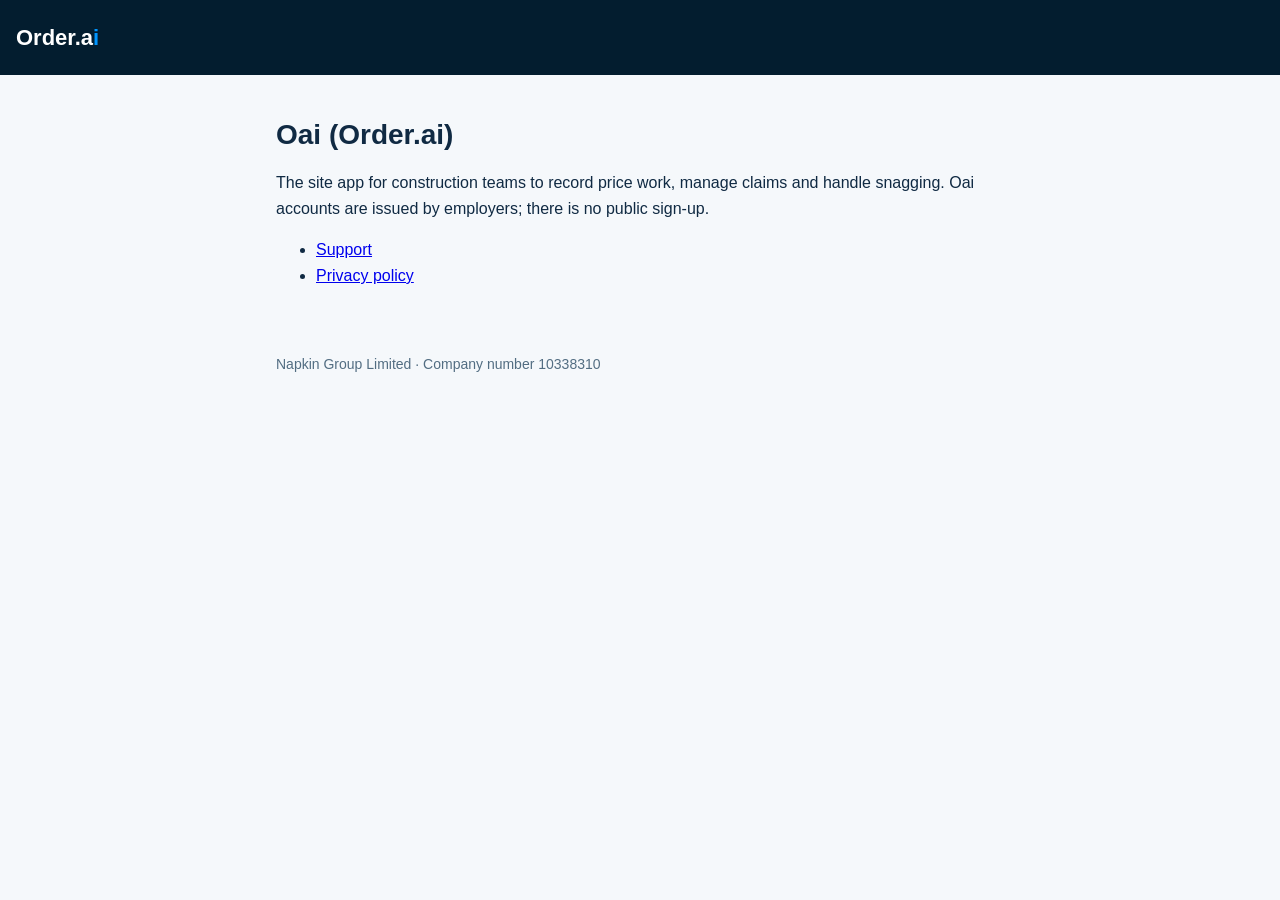
<file: index.html>
<!doctype html>
<html lang="en-GB">
<head>
<meta charset="utf-8">
<meta name="viewport" content="width=device-width, initial-scale=1">
<title>Oai (Order.ai)</title>
<link rel="stylesheet" href="style.css">
</head>
<body>
<header><a href="index.html">Order.a<span>i</span></a></header>
<main>
<h1>Oai (Order.ai)</h1>
<p>The site app for construction teams to record price work, manage claims and handle snagging. Oai accounts are issued by employers; there is no public sign-up.</p>
<ul>
<li><a href="support.html">Support</a></li>
<li><a href="privacy.html">Privacy policy</a></li>
</ul>
</main>
<footer>Napkin Group Limited · Company number 10338310</footer>
</body>
</html>
</file>
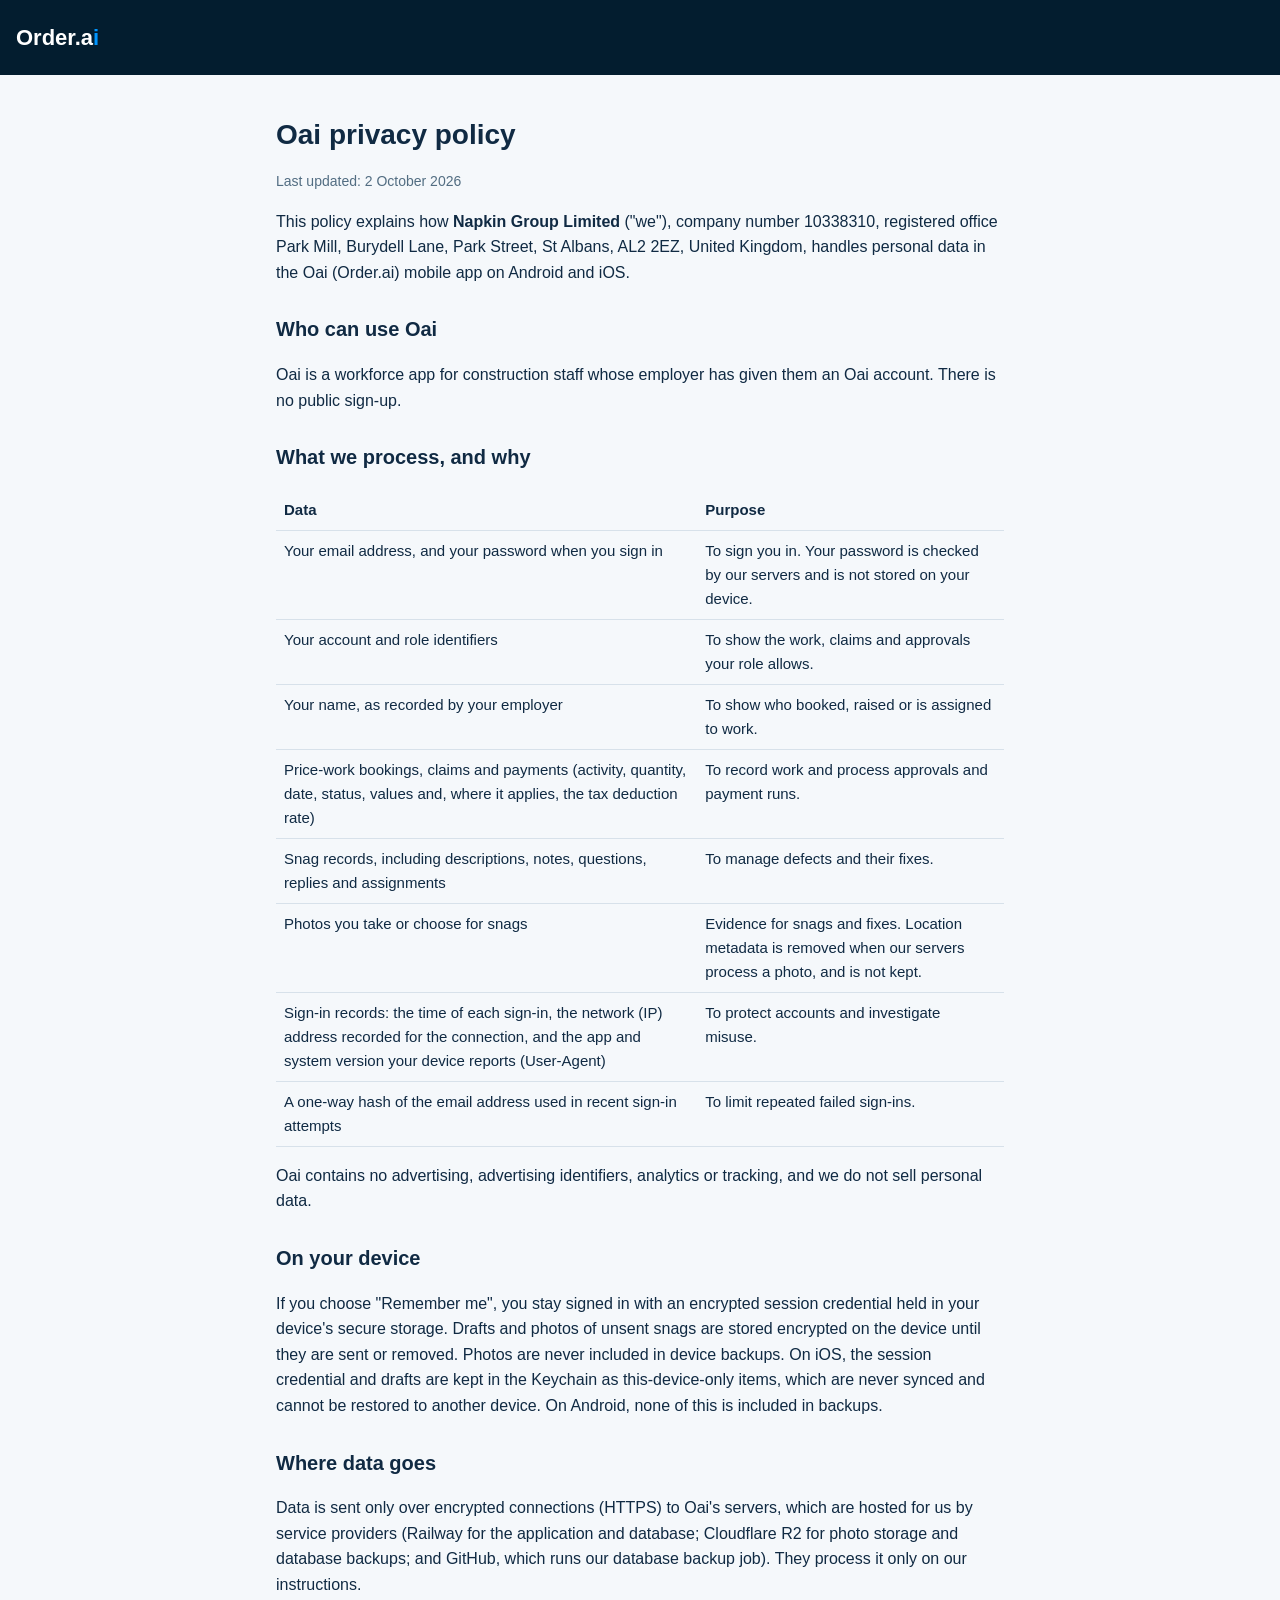
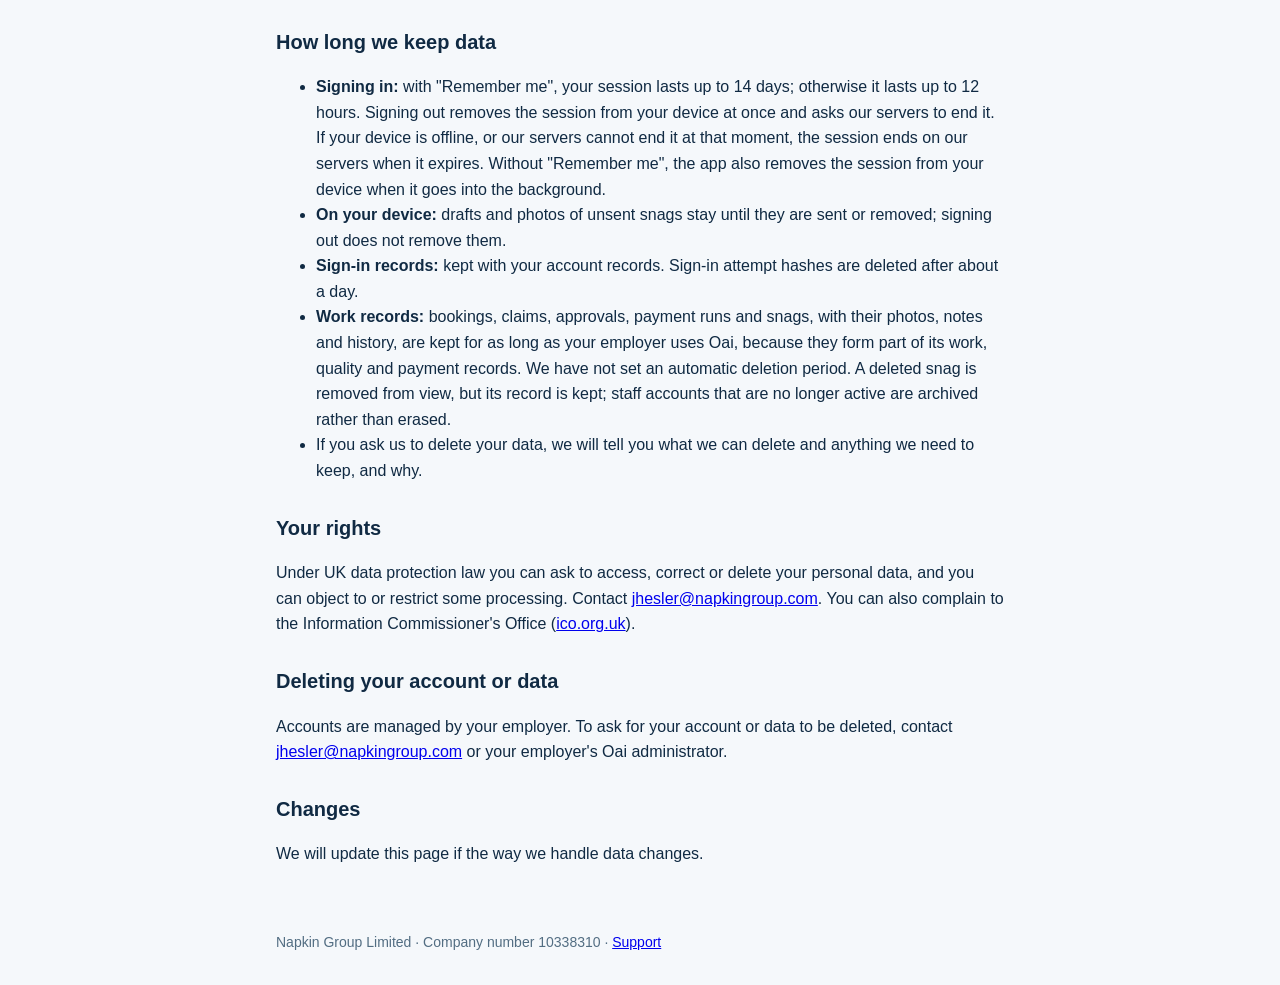
<file: privacy.html>
<!doctype html>
<html lang="en-GB">
<head>
<meta charset="utf-8">
<meta name="viewport" content="width=device-width, initial-scale=1">
<title>Oai privacy policy</title>
<link rel="stylesheet" href="style.css">
</head>
<body>
<header><a href="support.html">Order.a<span>i</span></a></header>
<main>
<h1>Oai privacy policy</h1>
<p class="meta">Last updated: 2 October 2026</p>
<p>This policy explains how <strong>Napkin Group Limited</strong> ("we"), company number 10338310, registered office Park Mill, Burydell Lane, Park Street, St Albans, AL2 2EZ, United Kingdom, handles personal data in the Oai (Order.ai) mobile app on Android and iOS.</p>

<h2>Who can use Oai</h2>
<p>Oai is a workforce app for construction staff whose employer has given them an Oai account. There is no public sign-up.</p>

<h2>What we process, and why</h2>
<table>
<tr><th>Data</th><th>Purpose</th></tr>
<tr><td>Your email address, and your password when you sign in</td><td>To sign you in. Your password is checked by our servers and is not stored on your device.</td></tr>
<tr><td>Your account and role identifiers</td><td>To show the work, claims and approvals your role allows.</td></tr>
<tr><td>Your name, as recorded by your employer</td><td>To show who booked, raised or is assigned to work.</td></tr>
<tr><td>Price-work bookings, claims and payments (activity, quantity, date, status, values and, where it applies, the tax deduction rate)</td><td>To record work and process approvals and payment runs.</td></tr>
<tr><td>Snag records, including descriptions, notes, questions, replies and assignments</td><td>To manage defects and their fixes.</td></tr>
<tr><td>Photos you take or choose for snags</td><td>Evidence for snags and fixes. Location metadata is removed when our servers process a photo, and is not kept.</td></tr>
<tr><td>Sign-in records: the time of each sign-in, the network (IP) address recorded for the connection, and the app and system version your device reports (User-Agent)</td><td>To protect accounts and investigate misuse.</td></tr>
<tr><td>A one-way hash of the email address used in recent sign-in attempts</td><td>To limit repeated failed sign-ins.</td></tr>
</table>
<p>Oai contains no advertising, advertising identifiers, analytics or tracking, and we do not sell personal data.</p>

<h2>On your device</h2>
<p>If you choose "Remember me", you stay signed in with an encrypted session credential held in your device's secure storage. Drafts and photos of unsent snags are stored encrypted on the device until they are sent or removed. Photos are never included in device backups. On iOS, the session credential and drafts are kept in the Keychain as this-device-only items, which are never synced and cannot be restored to another device. On Android, none of this is included in backups.</p>

<h2>Where data goes</h2>
<p>Data is sent only over encrypted connections (HTTPS) to Oai's servers, which are hosted for us by service providers (Railway for the application and database; Cloudflare R2 for photo storage and database backups; and GitHub, which runs our database backup job). They process it only on our instructions.</p>

<h2>How long we keep data</h2>
<ul>
<li><strong>Signing in:</strong> with "Remember me", your session lasts up to 14 days; otherwise it lasts up to 12 hours. Signing out removes the session from your device at once and asks our servers to end it. If your device is offline, or our servers cannot end it at that moment, the session ends on our servers when it expires. Without "Remember me", the app also removes the session from your device when it goes into the background.</li>
<li><strong>On your device:</strong> drafts and photos of unsent snags stay until they are sent or removed; signing out does not remove them.</li>
<li><strong>Sign-in records:</strong> kept with your account records. Sign-in attempt hashes are deleted after about a day.</li>
<li><strong>Work records:</strong> bookings, claims, approvals, payment runs and snags, with their photos, notes and history, are kept for as long as your employer uses Oai, because they form part of its work, quality and payment records. We have not set an automatic deletion period. A deleted snag is removed from view, but its record is kept; staff accounts that are no longer active are archived rather than erased.</li>
<li>If you ask us to delete your data, we will tell you what we can delete and anything we need to keep, and why.</li>
</ul>

<h2>Your rights</h2>
<p>Under UK data protection law you can ask to access, correct or delete your personal data, and you can object to or restrict some processing. Contact <a href="mailto:jhesler@napkingroup.com">jhesler@napkingroup.com</a>. You can also complain to the Information Commissioner's Office (<a href="https://ico.org.uk">ico.org.uk</a>).</p>

<h2>Deleting your account or data</h2>
<p>Accounts are managed by your employer. To ask for your account or data to be deleted, contact <a href="mailto:jhesler@napkingroup.com">jhesler@napkingroup.com</a> or your employer's Oai administrator.</p>

<h2>Changes</h2>
<p>We will update this page if the way we handle data changes.</p>
</main>
<footer>Napkin Group Limited · Company number 10338310 · <a href="support.html">Support</a></footer>
</body>
</html>
</file>
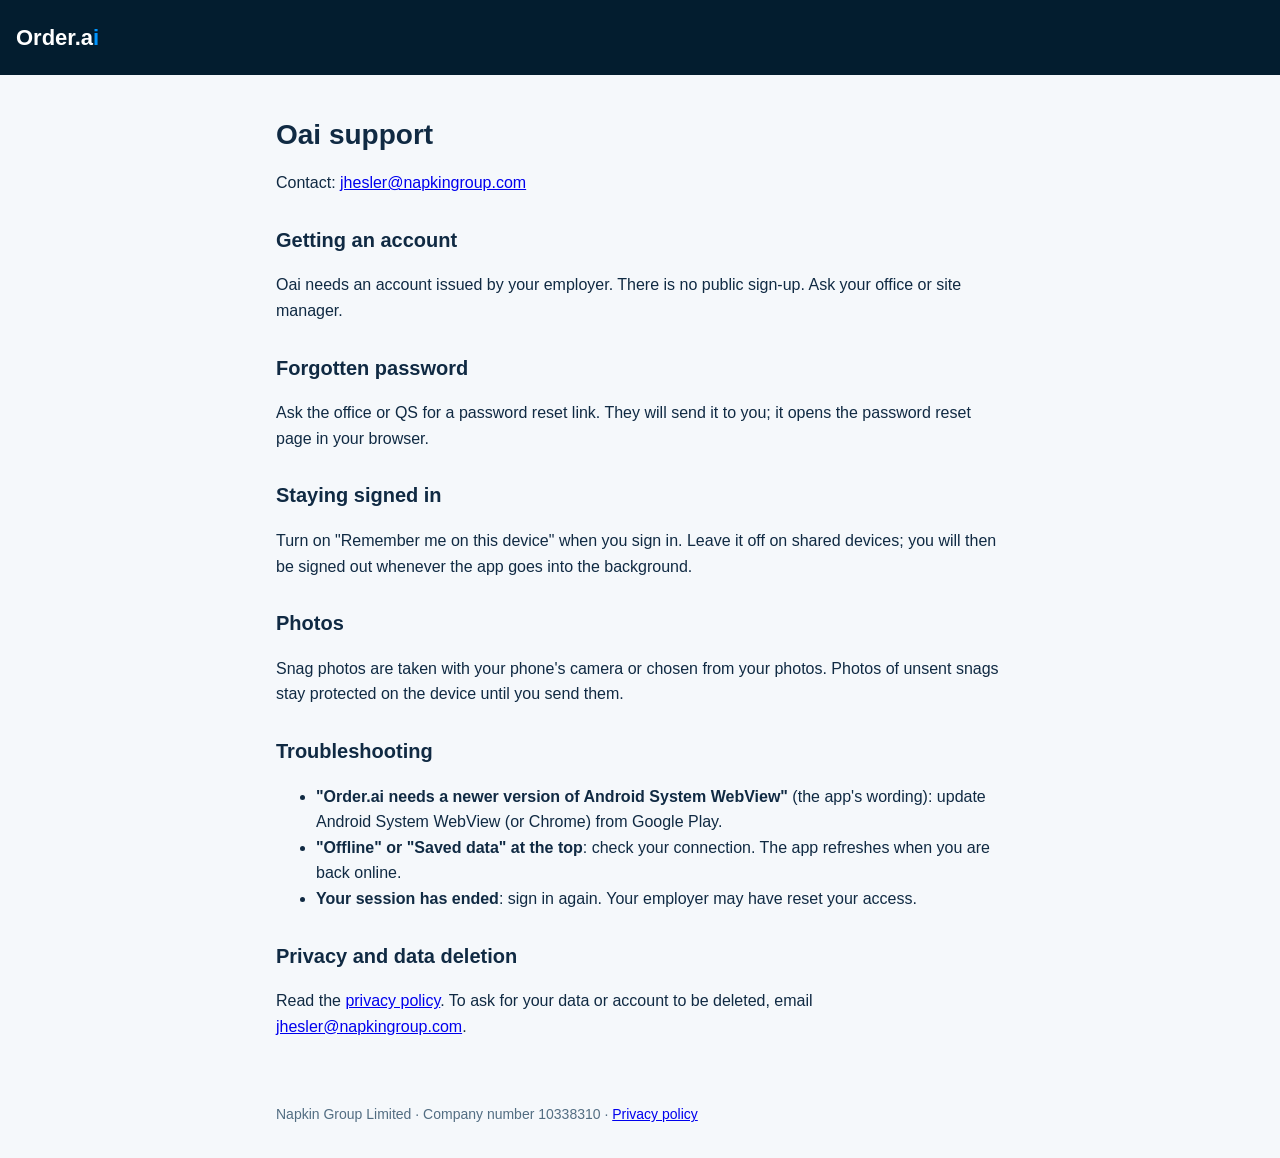
<file: support.html>
<!doctype html>
<html lang="en-GB">
<head>
<meta charset="utf-8">
<meta name="viewport" content="width=device-width, initial-scale=1">
<title>Oai support</title>
<link rel="stylesheet" href="style.css">
</head>
<body>
<header><a href="support.html">Order.a<span>i</span></a></header>
<main>
<h1>Oai support</h1>
<p>Contact: <a href="mailto:jhesler@napkingroup.com">jhesler@napkingroup.com</a></p>

<h2>Getting an account</h2>
<p>Oai needs an account issued by your employer. There is no public sign-up. Ask your office or site manager.</p>

<h2>Forgotten password</h2>
<p>Ask the office or QS for a password reset link. They will send it to you; it opens the password reset page in your browser.</p>

<h2>Staying signed in</h2>
<p>Turn on "Remember me on this device" when you sign in. Leave it off on shared devices; you will then be signed out whenever the app goes into the background.</p>

<h2>Photos</h2>
<p>Snag photos are taken with your phone's camera or chosen from your photos. Photos of unsent snags stay protected on the device until you send them.</p>

<h2>Troubleshooting</h2>
<ul>
<li><strong>"Order.ai needs a newer version of Android System WebView"</strong> (the app's wording): update Android System WebView (or Chrome) from Google Play.</li>
<li><strong>"Offline" or "Saved data" at the top</strong>: check your connection. The app refreshes when you are back online.</li>
<li><strong>Your session has ended</strong>: sign in again. Your employer may have reset your access.</li>
</ul>

<h2>Privacy and data deletion</h2>
<p>Read the <a href="privacy.html">privacy policy</a>. To ask for your data or account to be deleted, email <a href="mailto:jhesler@napkingroup.com">jhesler@napkingroup.com</a>.</p>
</main>
<footer>Napkin Group Limited · Company number 10338310 · <a href="privacy.html">Privacy policy</a></footer>
</body>
</html>
</file>
<file: style.css>
:root { --navy: #031d2f; --blue: #0095fe; --ink: #102a43; --muted: #526d82; --bg: #f5f8fb; }
* { box-sizing: border-box; }
body { margin: 0; font: 16px/1.6 -apple-system, "Segoe UI", Roboto, Arial, sans-serif; color: var(--ink); background: var(--bg); }
header { background: var(--navy); color: #fff; padding: 20px 16px; }
header a { color: #fff; text-decoration: none; font-weight: 700; font-size: 22px; }
header a span { color: var(--blue); }
main { max-width: 760px; margin: 0 auto; padding: 24px 16px 48px; }
h1 { font-size: 28px; line-height: 1.2; } h2 { font-size: 20px; margin-top: 28px; }
table { width: 100%; border-collapse: collapse; margin: 12px 0; font-size: 15px; }
th, td { text-align: left; vertical-align: top; padding: 8px; border-bottom: 1px solid #d7e1ea; }
.meta, footer { color: var(--muted); font-size: 14px; }
footer { max-width: 760px; margin: 0 auto; padding: 0 16px 32px; }
</file>
